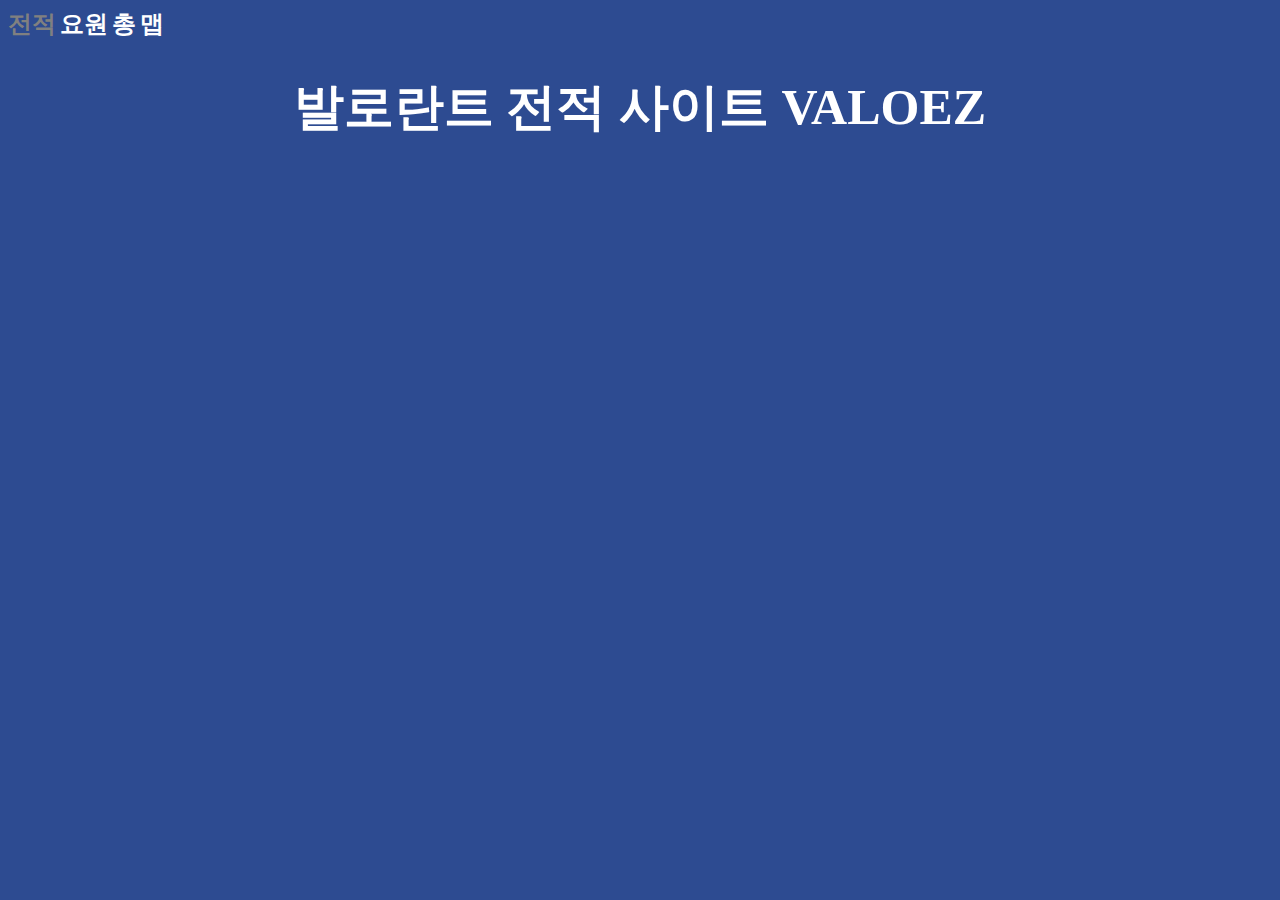
<file: index.html>
<!DOCTYPE html>
<html>
  <head>
    <meta charset="utf-8">
    <title>VALO.RG</title>
    <link rel="stylesheet" href="style.css">
    <link rel="stylesheet" href="background.css">
  </head>
<body>
  <h2><strong><a href="index.html" class="now"/>전적</strong></h2>
  <h2><strong><a href="valorg-Characters.html"/>요원</strong></h2>
  <h2><strong><a href="valorg-gun.html"/>총</strong></h2>
  <h2><strong><a href="valorg-map.html"/>맵</strong></h2>


  <h1>발로란트 전적 사이트 VALOEZ</h1>

</body>
</html>
</file>
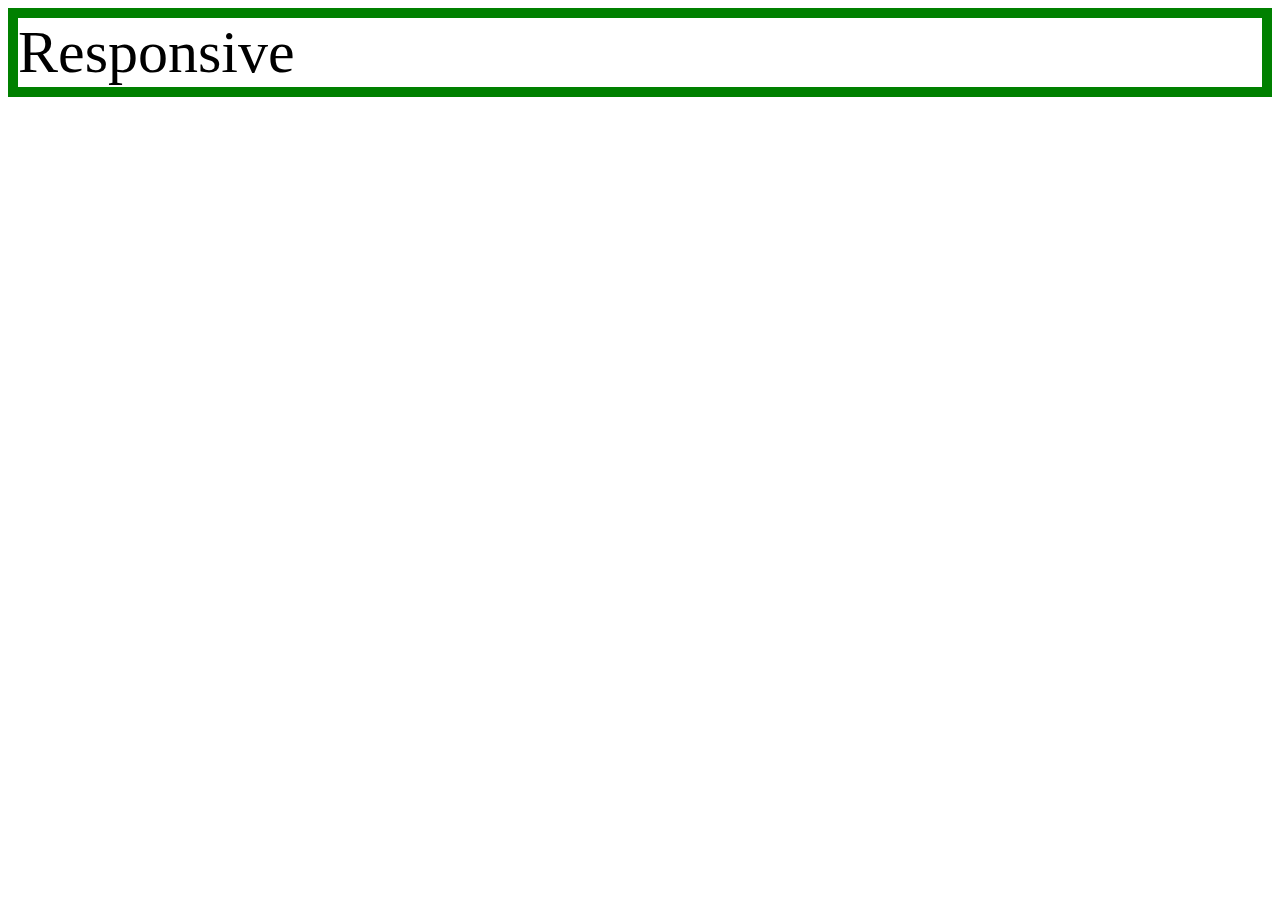
<file: mediaquery.html>
<!DOCTYPE html>
<html>
<head>
    <meta charset="utf-8">
    <title></title>
    <style>
      div{
        border:10px solid green;
        font-size:60px;
      }
      @media(max-width:800px) {
        div{
          display:none;
        }
      }
    </style>
</head>
  <body>
    <div>
      Responsive
    </div>
  </body>
</html>
</file>
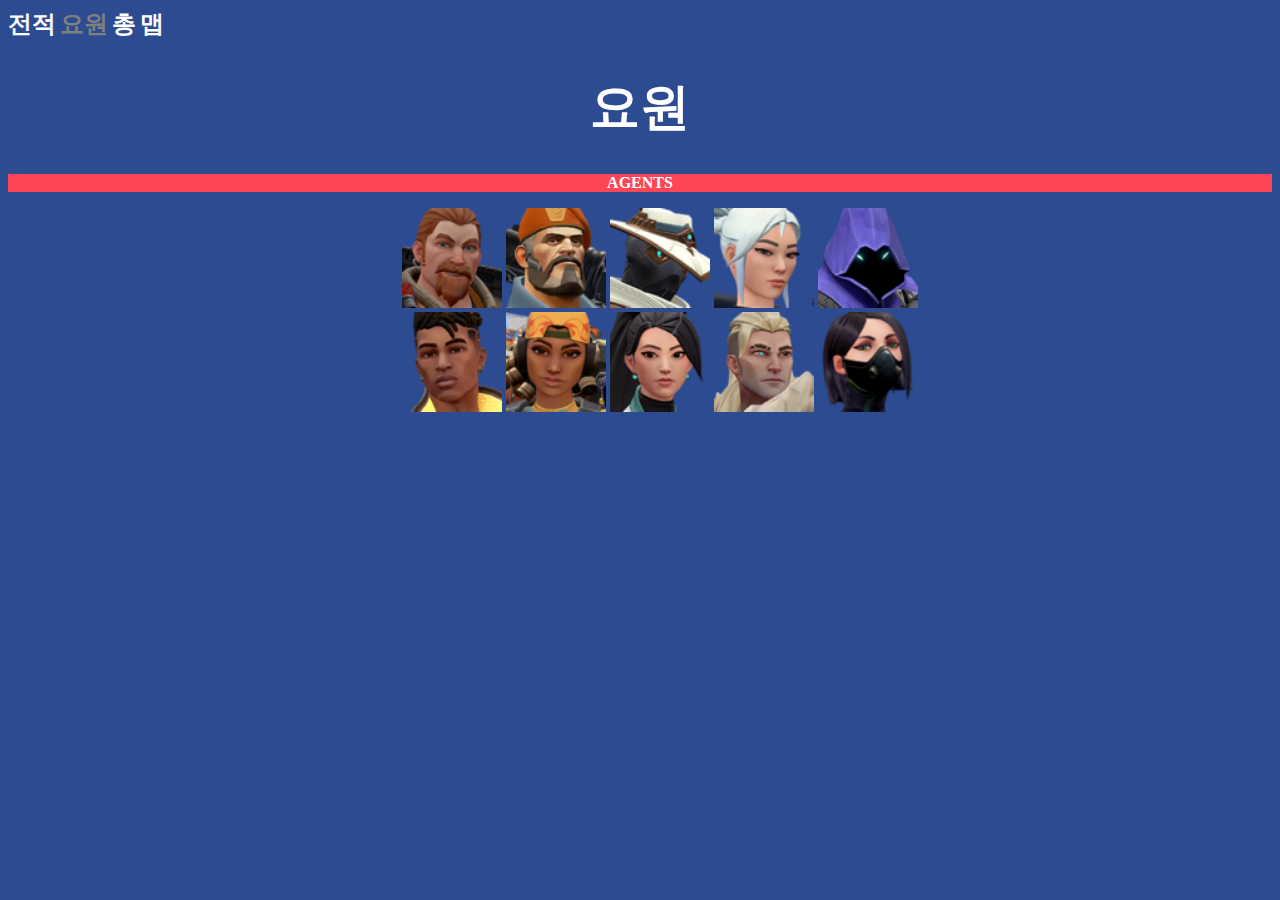
<file: valorg-Characters.html>
<!DOCTYPE html>
<html>
  <head>
    <meta charset="utf-8">
    <title>VALO.RG</title>
    <link rel="stylesheet" href="style.css">
    <link rel="stylesheet" href="background.css">
  </head>
<body>
  <h2><strong><a href="index.html"/>전적</strong></h2>
  <h2><strong><a href="valorg-Characters.html" class="now"/>요원</strong></h2>
  <h2><strong><a href="valorg-gun.html"/>총</a></strong></h2>
  <h2><strong><a href="valorg-map.html"/>맵</a></strong></h2>
  <h1><a href=""style="color:white">요원</h1></h1>
    <div class="frontpage-content"><div style="width:100%;text-align:center;font-weight:bold;background-color:#ff4656;
    margin-bottom:10px">AGENTS</div>
      <ul>
        <li><a href="breach\breach.html"><img src="breach\breach.png" width=100px></a></li>
        <li><a href="brimstone\brimstone.html"><img src="brimstone\brimstone.png" width=100px></a></li>
        <li><a href="cypher\cypher.html"><img src="cypher\cypher.png" width=100px></a></li>
        <li><a href="jett\jett.html"><img src="jett\jett.png" width=100px></a></li>
        <li><a href="oman\oman.html"><img src="oman\oman.png" width=100px></a></li><br>
        <li><a href="pheoenix\pheoenix.html"><img src="pheoenix\pheoenix.png" width=100px></a></li>
        <li><a href="raze\raze.html"><img src="raze\raze.png" width=100px></a></li>
        <li><a href="sage\sage.html"><img src="sage\sage.png" width=100px></a></li>
        <li><a href="sova\sova.html"><img src="sova\sova.png" width=100px></a></li>
        <li><a href="profile\profile-breach.html"><img src="viper\viper.png" width=100px></a></li>
      </ul>
</body>
</html>
</file>
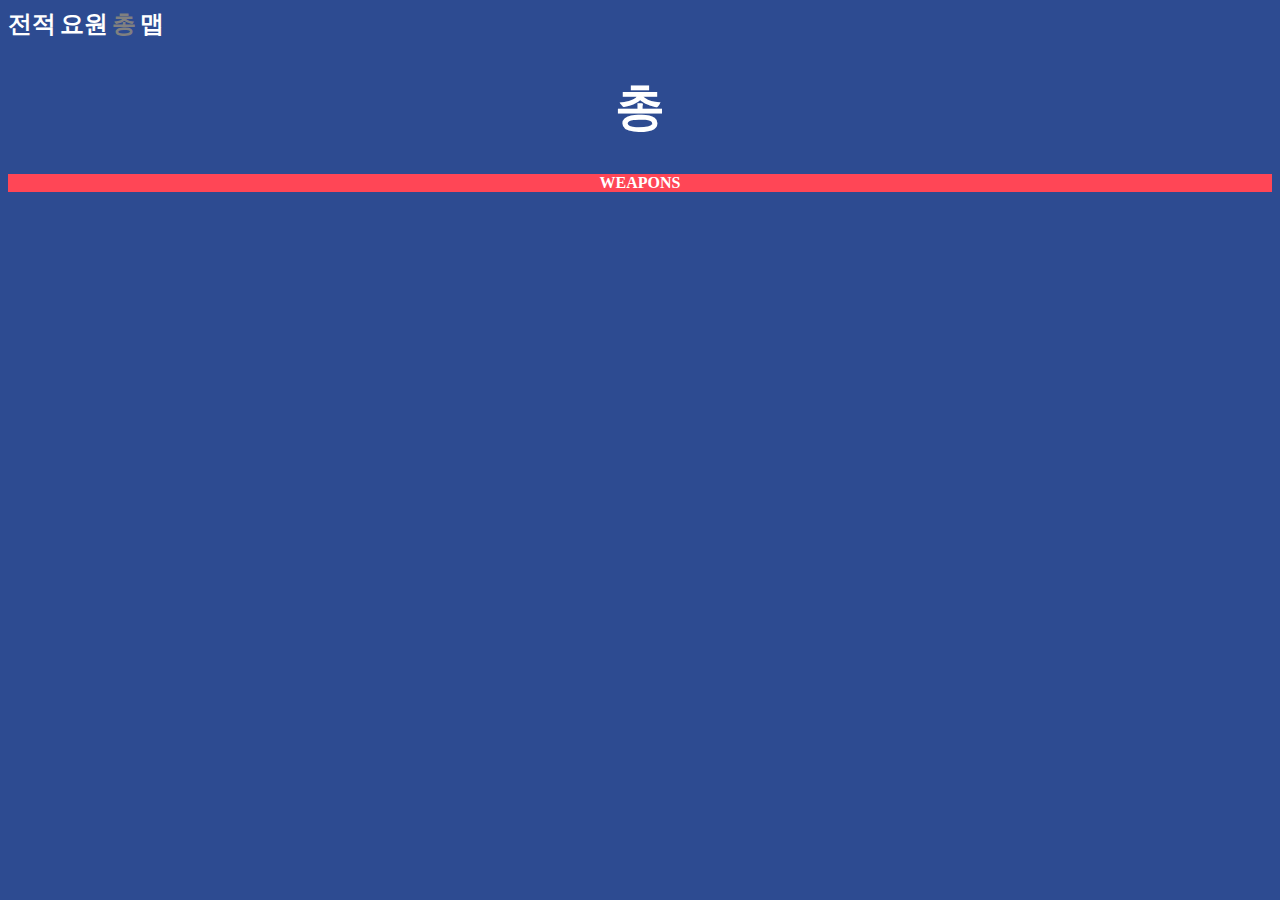
<file: valorg-gun.html>
<!DOCTYPE html>
<html>
  <head>
    <meta charset="utf-8">
    <title>VALO.RG</title>
    <link rel="stylesheet" href="style.css">
    <link rel="stylesheet" href="background.css">
  </head>
<body>
  <h2><strong><a href="index.html"/>전적</strong></h2>
  <h2><strong><a href="valorg-Characters.html"/>요원</strong></h2>
  <h2><strong><a href="valorg-gun.html" class="now"/>총</a></strong></h2>
  <h2><strong><a href="valorg-map.html"/>맵</a></strong></h2>
  <h1><a href=""style="color:white">총</h1></h1>
<div style="width:100%;text-align:center;font-weight:bold;background-color:#ff4656
;margin-top:10px;margin-bottom:10px">WEAPONS</div>
</body>
</html>
</file>
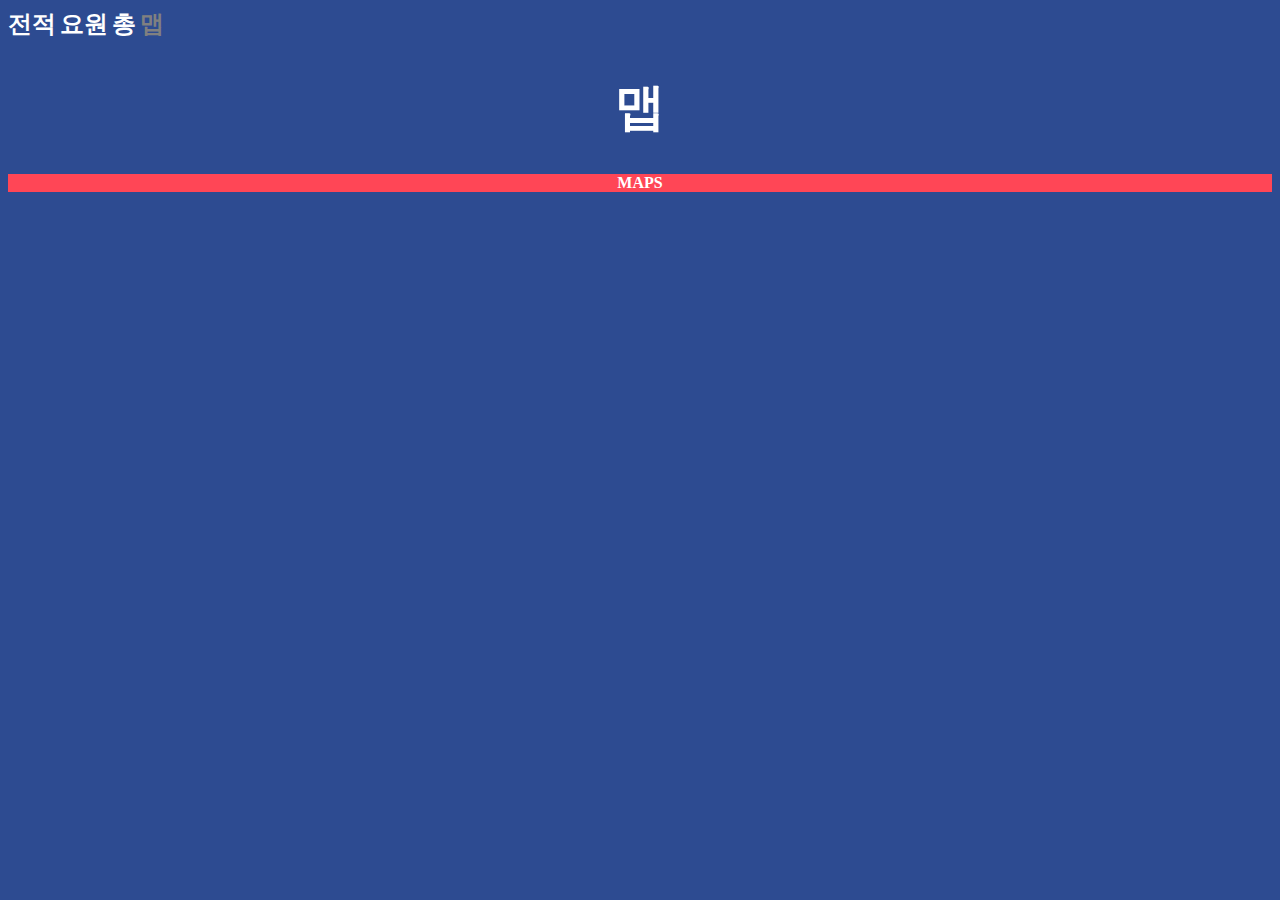
<file: valorg-map.html>
<!DOCTYPE html>
<html>
  <head>
    <meta charset="utf-8">
    <title>VALO.RG</title>
    <link rel="stylesheet" href="style.css">
    <link rel="stylesheet" href="background.css">
  </head>
<body>
  <h2><strong><a href="index.html"/>전적</strong></h2>
  <h2><strong><a href="valorg-Characters.html"/>요원</strong></h2>
  <h2><strong><a href="valorg-gun.html"/>총</a></strong></h2>
  <h2><strong><a href="valorg-map.html"/ class="now">맵</a></strong></h2>
  <h1><a href=""style="color:white">맵</h1></h1>
    <div style="width:100%;text-align:center;font-weight:bold;background-color:#ff4656
    ;margin-top:10px;margin-bottom:10px">MAPS</div>
</body>
</html>
</file>
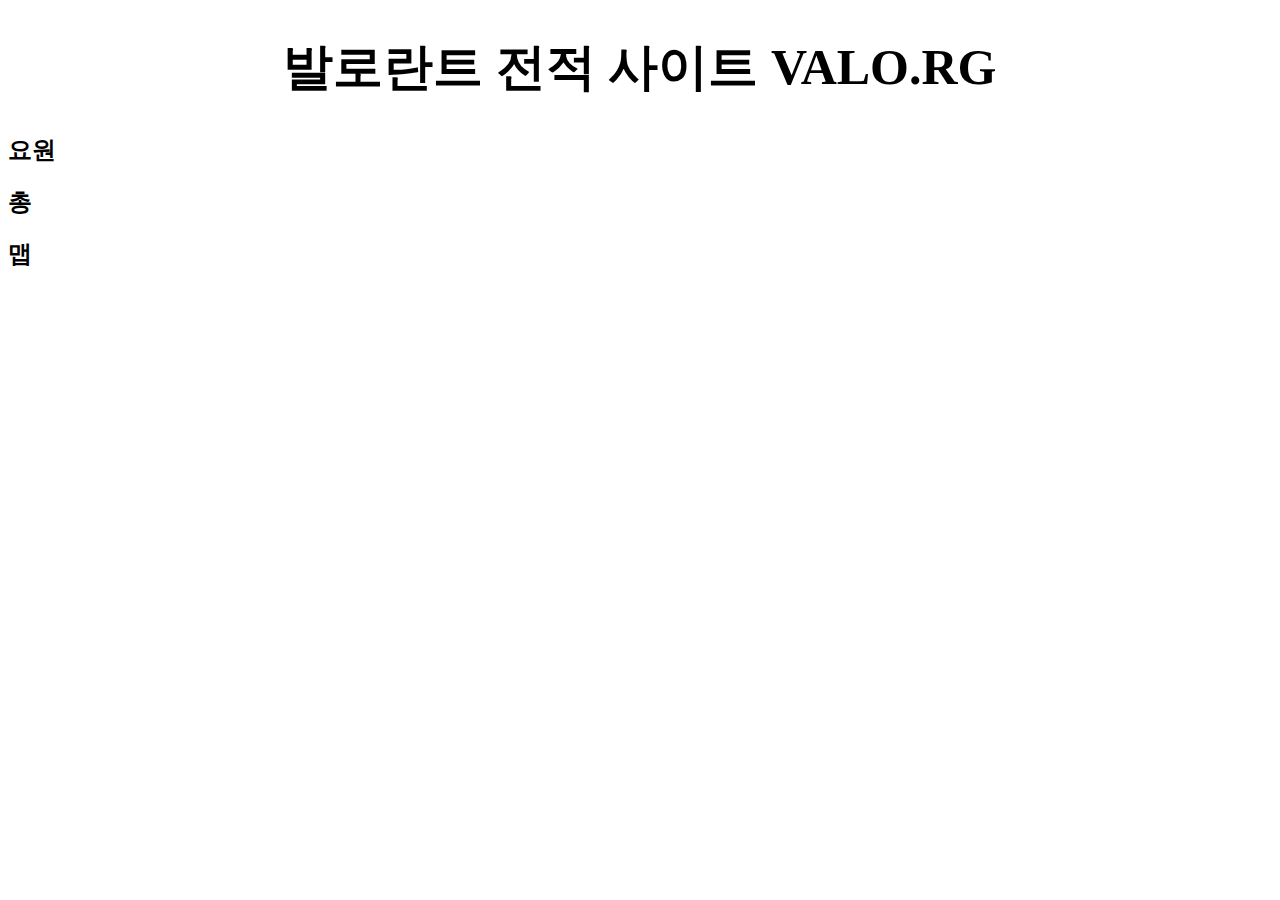
<file: valorg.html>
<!DOCTYPE html>
<html>
  <head>
    <meta charset="utf-8">
    <title>VALO.RG</title>
    <style>
      a {
        color:black;
        text-decoration: none;
      }
      h1 {
        font-size: 50px;
        text-align: center;
      }
    </style>
  </head>


<body>
  <h1><a href="index.HTML">발로란트 전적 사이트 VALO.RG</h1>

  <h2><strong><a href="index.html"/>요원</strong></h2>
  <h2><strong><a href="valorg-gun.html"/>총</strong></h2>
  <h2><strong><a href="valorg-map.html"/>맵</strong></h2>
</body>
</html>
</file>
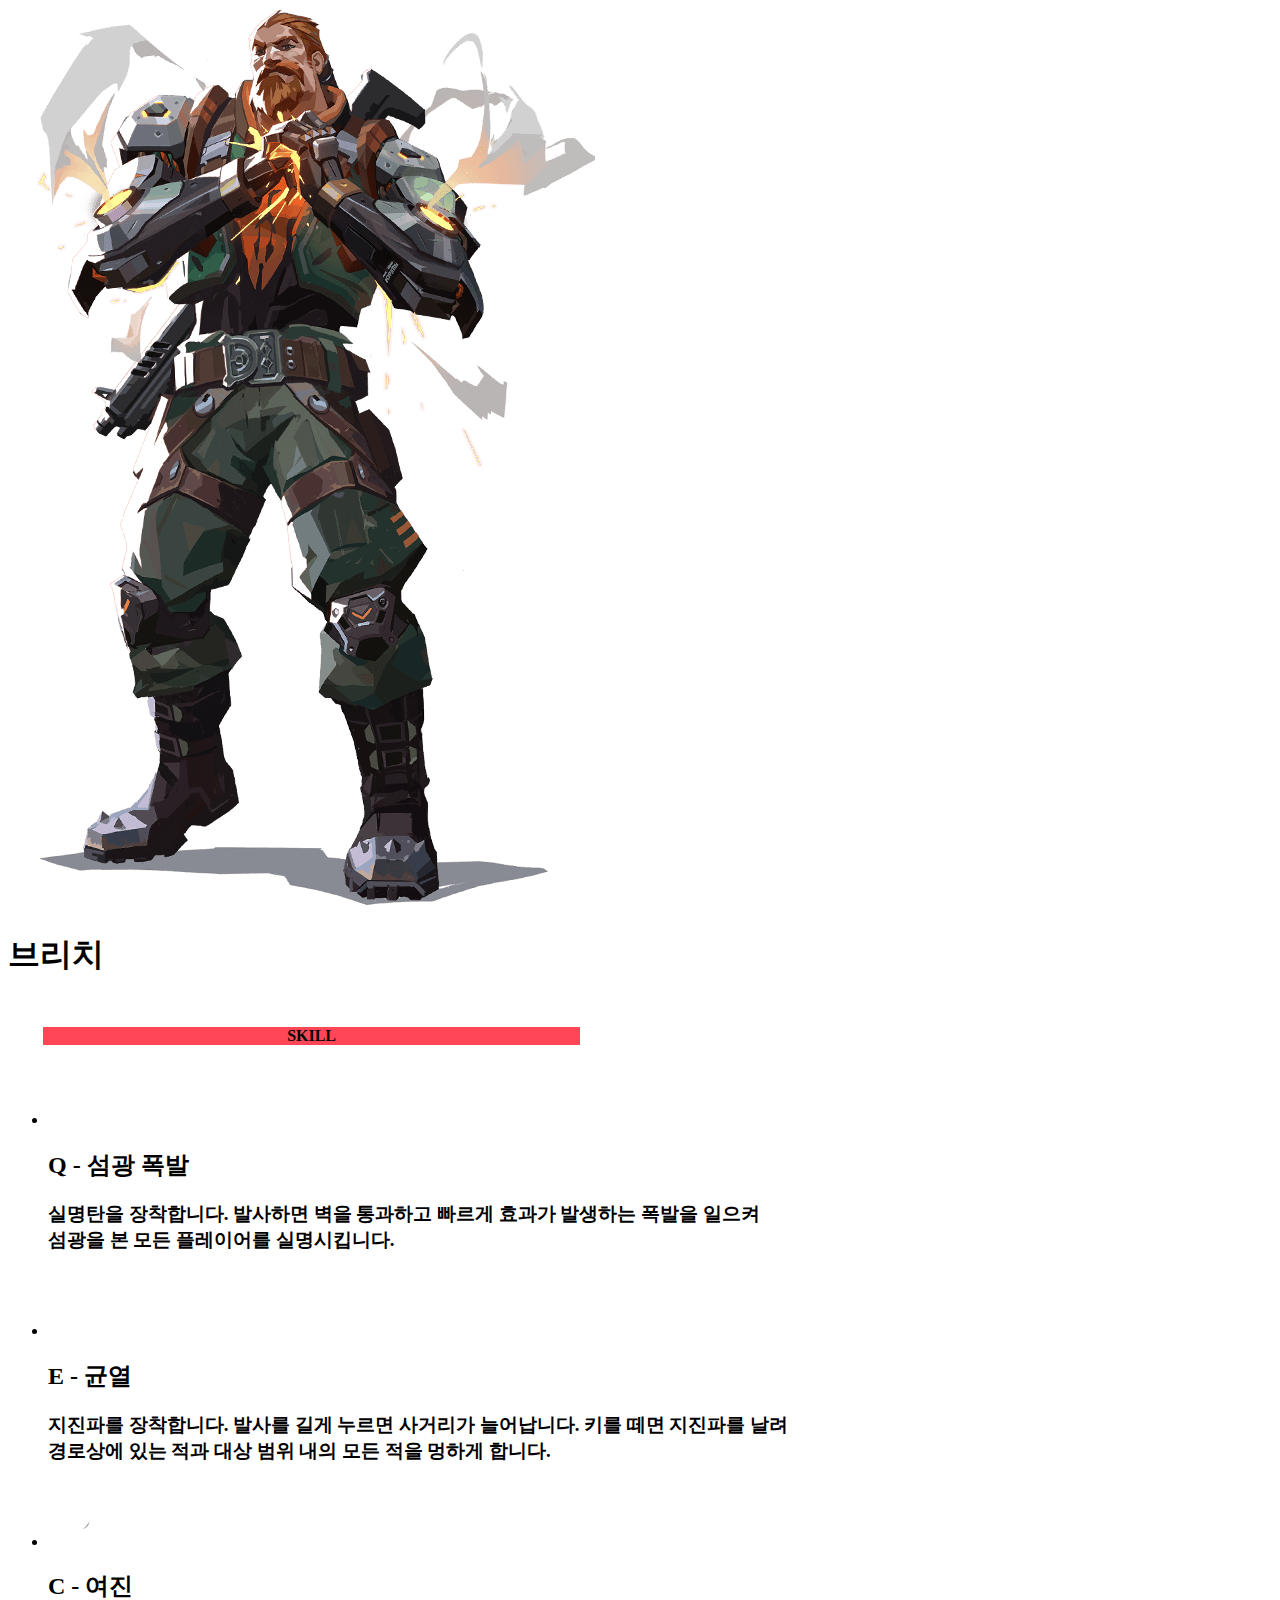
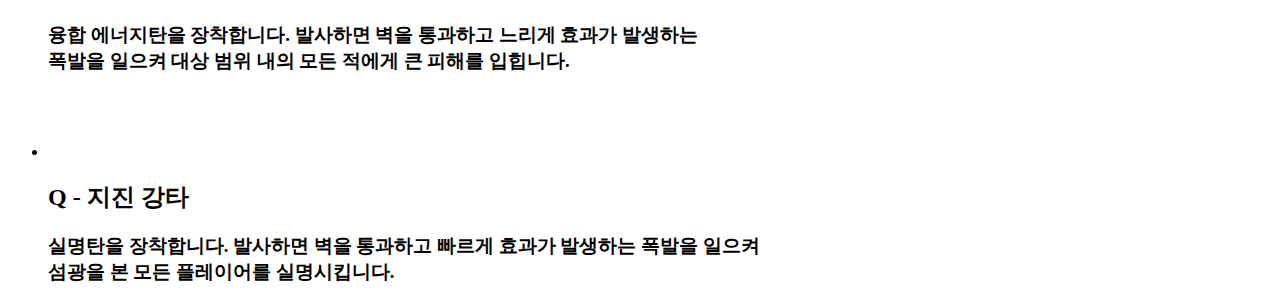
<file: breach/breach.html>
<!DOCTYPE html>
<html>
  <head>
    <meta charset="utf-8">
    <title></title>
    <link rel="stylesheet" href="C:\Users\82103\desktop\web\background.css">
    <link rel="stylesheet" href="C:\Users\82103\desktop\web\style.css">
  </head>
  <body>
    <img src="breach-standing.png"class="AGENTS">
    <h1>브리치</h1>
  <div style="width:42.5%;text-align:center;font-weight:bold;background-color:#ff4656;
     margin: 50px 0px 0px 35px">SKILL</div>
    <ul class="Ability">
      <li><img src="64px-Ability_Flashpoint.png" ><h2>Q - 섬광 폭발</h2><h3 class="Ability2">실명탄을 장착합니다. 발사하면 벽을 통과하고 빠르게 효과가 발생하는 폭발을 일으켜<br>섬광을 본 모든 플레이어를 실명시킵니다.</h3></li>
      <li><img src="64px-Ability_Fault_Line.png" ><h2>E - 균열</h2><h3 class="Ability2">지진파를 장착합니다. 발사를 길게 누르면 사거리가 늘어납니다. 키를 떼면 지진파를 날려<br>경로상에 있는 적과 대상 범위 내의 모든 적을 멍하게 합니다.</h3></li>
      <li><img src="64px-Ability_Aftershock.png" ><h2>C - 여진</h2><h3 class="Ability2">융합 에너지탄을 장착합니다. 발사하면 벽을 통과하고 느리게 효과가 발생하는<br>폭발을 일으켜 대상 범위 내의 모든 적에게 큰 피해를 입힙니다.</h3></li>
      <li><img src="64px-Ability_Rolling_Thunder.png" ><h2>Q - 지진 강타</h2><h3 class="Ability2">실명탄을 장착합니다. 발사하면 벽을 통과하고 빠르게 효과가 발생하는 폭발을 일으켜<br>섬광을 본 모든 플레이어를 실명시킵니다.</h3></li>
    </ul>
  </body>
</html>
</file>
<file: style.css>
a {
  color:WHITE;
  text-decoration: none;
}
h1 {
  font-size: 50px;
  text-align: center;
  color:WHITE
}
h2{
  display: inline;
  color:WHITE
}
.now{
  color:gray;
}
li{
  display: inline;
}
ul{
  text-align: center;
}
.Ability{
  margin: 20px 0px 0px 0px;
  text-align: left;
}
.Ability2{
  color: white
}
.AGENTS{
  position: fixed;
  left: 1170px
}
</file>
<file: background.css>
body{
   background-color:#2D4B91
}
</file>
